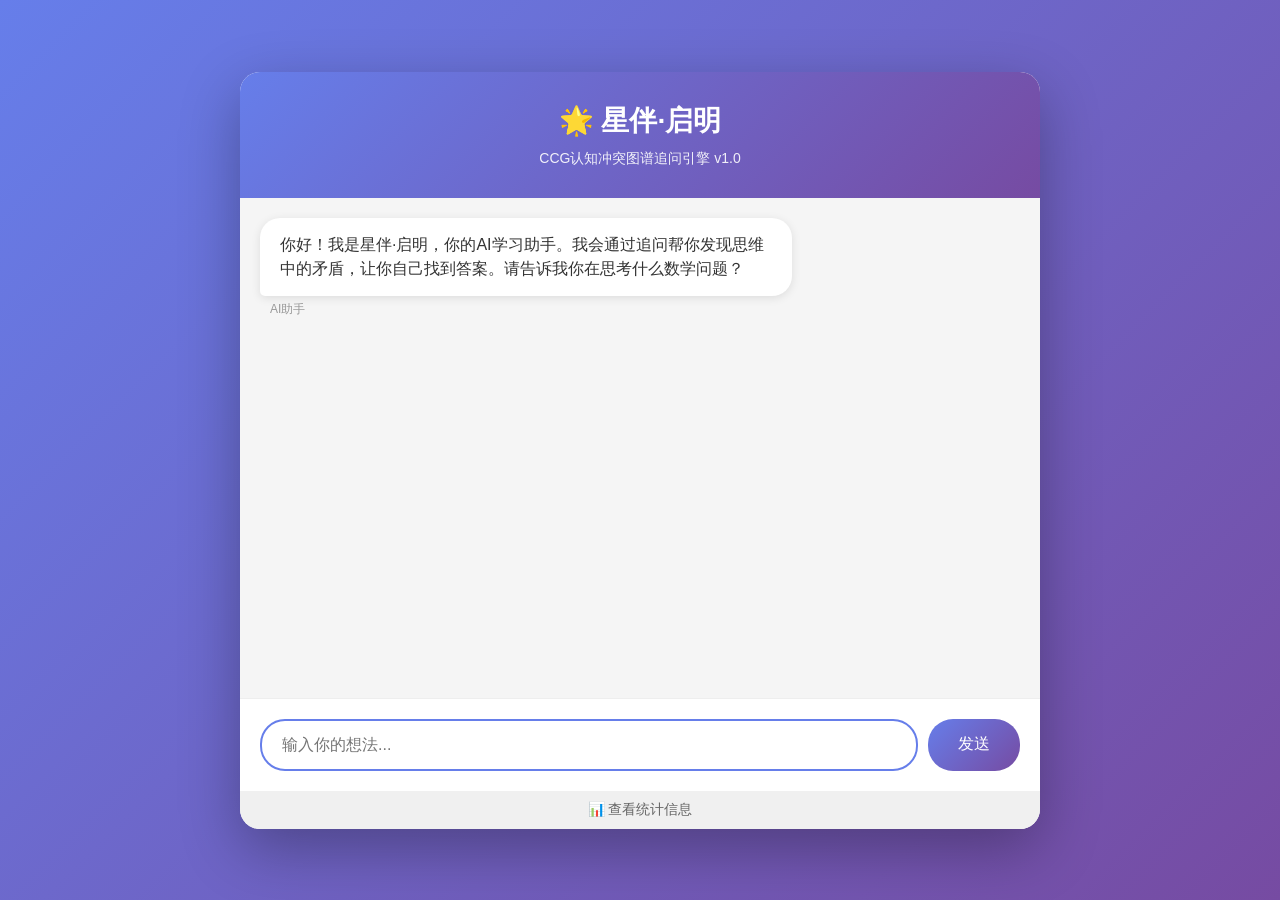
<file: frontend/index.html>
<!DOCTYPE html>
<html lang="zh-CN">
<head>
    <meta charset="UTF-8">
    <meta name="viewport" content="width=device-width, initial-scale=1.0">
    <title>星伴·启明 CCG追问引擎</title>
    <style>
        * {
            margin: 0;
            padding: 0;
            box-sizing: border-box;
        }
        
        body {
            font-family: -apple-system, BlinkMacSystemFont, 'Segoe UI', Roboto, 'Helvetica Neue', Arial, sans-serif;
            background: linear-gradient(135deg, #667eea 0%, #764ba2 100%);
            min-height: 100vh;
            display: flex;
            justify-content: center;
            align-items: center;
            padding: 20px;
        }
        
        .container {
            background: white;
            border-radius: 20px;
            box-shadow: 0 20px 60px rgba(0,0,0,0.3);
            width: 100%;
            max-width: 800px;
            overflow: hidden;
        }
        
        .header {
            background: linear-gradient(135deg, #667eea 0%, #764ba2 100%);
            color: white;
            padding: 30px;
            text-align: center;
        }
        
        .header h1 {
            font-size: 28px;
            margin-bottom: 10px;
        }
        
        .header p {
            font-size: 14px;
            opacity: 0.9;
        }
        
        .chat-container {
            height: 500px;
            overflow-y: auto;
            padding: 20px;
            background: #f5f5f5;
        }
        
        .message {
            margin-bottom: 20px;
            display: flex;
            flex-direction: column;
        }
        
        .message.user {
            align-items: flex-end;
        }
        
        .message.ai {
            align-items: flex-start;
        }
        
        .message-bubble {
            max-width: 70%;
            padding: 15px 20px;
            border-radius: 20px;
            font-size: 16px;
            line-height: 1.5;
        }
        
        .message.user .message-bubble {
            background: linear-gradient(135deg, #667eea 0%, #764ba2 100%);
            color: white;
            border-bottom-right-radius: 5px;
        }
        
        .message.ai .message-bubble {
            background: white;
            color: #333;
            border-bottom-left-radius: 5px;
            box-shadow: 0 2px 10px rgba(0,0,0,0.1);
        }
        
        .message-meta {
            font-size: 12px;
            color: #999;
            margin-top: 5px;
            padding: 0 10px;
        }
        
        .input-container {
            padding: 20px;
            background: white;
            border-top: 1px solid #eee;
            display: flex;
            gap: 10px;
        }
        
        .input-container input {
            flex: 1;
            padding: 15px 20px;
            border: 2px solid #eee;
            border-radius: 25px;
            font-size: 16px;
            outline: none;
            transition: border-color 0.3s;
        }
        
        .input-container input:focus {
            border-color: #667eea;
        }
        
        .input-container button {
            padding: 15px 30px;
            background: linear-gradient(135deg, #667eea 0%, #764ba2 100%);
            color: white;
            border: none;
            border-radius: 25px;
            font-size: 16px;
            cursor: pointer;
            transition: transform 0.2s, box-shadow 0.2s;
        }
        
        .input-container button:hover {
            transform: translateY(-2px);
            box-shadow: 0 5px 20px rgba(102, 126, 234, 0.4);
        }
        
        .input-container button:disabled {
            opacity: 0.5;
            cursor: not-allowed;
            transform: none;
            box-shadow: none;
        }
        
        .stats-panel {
            padding: 20px;
            background: #f9f9f9;
            border-top: 1px solid #eee;
            display: none;
        }
        
        .stats-panel.visible {
            display: block;
        }
        
        .stats-grid {
            display: grid;
            grid-template-columns: repeat(auto-fit, minmax(150px, 1fr));
            gap: 15px;
        }
        
        .stat-card {
            background: white;
            padding: 15px;
            border-radius: 10px;
            text-align: center;
            box-shadow: 0 2px 10px rgba(0,0,0,0.05);
        }
        
        .stat-card .stat-value {
            font-size: 24px;
            font-weight: bold;
            color: #667eea;
        }
        
        .stat-card .stat-label {
            font-size: 12px;
            color: #999;
            margin-top: 5px;
        }
        
        .toggle-stats {
            text-align: center;
            padding: 10px;
            background: #f0f0f0;
            cursor: pointer;
            font-size: 14px;
            color: #666;
        }
        
        .toggle-stats:hover {
            background: #e0e0e0;
        }
        
        .loading {
            display: none;
            text-align: center;
            padding: 20px;
            color: #999;
        }
        
        .loading.visible {
            display: block;
        }
        
        .typing-indicator {
            display: flex;
            gap: 5px;
            padding: 15px 20px;
            background: white;
            border-radius: 20px;
            border-bottom-left-radius: 5px;
            box-shadow: 0 2px 10px rgba(0,0,0,0.1);
        }
        
        .typing-dot {
            width: 8px;
            height: 8px;
            background: #999;
            border-radius: 50%;
            animation: typing 1.4s infinite ease-in-out;
        }
        
        .typing-dot:nth-child(1) {
            animation-delay: -0.32s;
        }
        
        .typing-dot:nth-child(2) {
            animation-delay: -0.16s;
        }
        
        @keyframes typing {
            0%, 80%, 100% {
                transform: scale(0);
                opacity: 0.5;
            }
            40% {
                transform: scale(1);
                opacity: 1;
            }
        }
    </style>
</head>
<body>
    <div class="container">
        <div class="header">
            <h1>🌟 星伴·启明</h1>
            <p>CCG认知冲突图谱追问引擎 v1.0</p>
        </div>
        
        <div class="chat-container" id="chatContainer">
            <div class="message ai">
                <div class="message-bubble">
                    你好！我是星伴·启明，你的AI学习助手。我会通过追问帮你发现思维中的矛盾，让你自己找到答案。请告诉我你在思考什么数学问题？
                </div>
                <div class="message-meta">AI助手</div>
            </div>
        </div>
        
        <div class="loading" id="loading">
            <div class="typing-indicator">
                <div class="typing-dot"></div>
                <div class="typing-dot"></div>
                <div class="typing-dot"></div>
            </div>
        </div>
        
        <div class="input-container">
            <input type="text" id="userInput" placeholder="输入你的想法..." autocomplete="off">
            <button id="sendBtn" onclick="sendMessage()">发送</button>
        </div>
        
        <div class="toggle-stats" onclick="toggleStats()">
            📊 查看统计信息
        </div>
        
        <div class="stats-panel" id="statsPanel">
            <div class="stats-grid">
                <div class="stat-card">
                    <div class="stat-value" id="statBeliefs">0</div>
                    <div class="stat-label">信念数量</div>
                </div>
                <div class="stat-card">
                    <div class="stat-value" id="statConflicts">0</div>
                    <div class="stat-label">活跃冲突</div>
                </div>
                <div class="stat-card">
                    <div class="stat-value" id="statRelations">0</div>
                    <div class="stat-label">关系数量</div>
                </div>
                <div class="stat-card">
                    <div class="stat-value" id="statRound">0</div>
                    <div class="stat-label">追问轮次</div>
                </div>
            </div>
        </div>
    </div>
    
    <script>
        const API_BASE = 'http://localhost:8000/api';
        let sessionId = null;
        let roundCount = 0;
        
        // 发送消息
        async function sendMessage() {
            const input = document.getElementById('userInput');
            const message = input.value.trim();
            
            if (!message) return;
            
            // 添加用户消息
            addMessage(message, 'user');
            input.value = '';
            
            // 显示加载状态
            document.getElementById('loading').classList.add('visible');
            document.getElementById('sendBtn').disabled = true;
            
            try {
                // 调用API
                const response = await fetch(`${API_BASE}/chat/message`, {
                    method: 'POST',
                    headers: {
                        'Content-Type': 'application/json'
                    },
                    body: JSON.stringify({
                        session_id: sessionId,
                        student_input: message,
                        context: {
                            grade: 'high_school',
                            subject: 'math'
                        }
                    })
                });
                
                if (!response.ok) {
                    throw new Error(`HTTP error! status: ${response.status}`);
                }
                
                const data = await response.json();
                
                // 更新session ID
                sessionId = data.session_id;
                
                // 添加AI回复
                addMessage(data.ai_response, 'ai', data.question_type);
                
                // 更新统计
                roundCount++;
                updateStats(data);
                
            } catch (error) {
                console.error('Error:', error);
                addMessage('抱歉，出现了错误。请重试。', 'ai');
            } finally {
                // 隐藏加载状态
                document.getElementById('loading').classList.remove('visible');
                document.getElementById('sendBtn').disabled = false;
                input.focus();
            }
        }
        
        // 添加消息到聊天容器
        function addMessage(text, type, questionType = null) {
            const container = document.getElementById('chatContainer');
            
            const messageDiv = document.createElement('div');
            messageDiv.className = `message ${type}`;
            
            const bubble = document.createElement('div');
            bubble.className = 'message-bubble';
            bubble.textContent = text;
            
            const meta = document.createElement('div');
            meta.className = 'message-meta';
            
            if (type === 'user') {
                meta.textContent = '你';
            } else {
                let metaText = 'AI助手';
                if (questionType) {
                    const typeNames = {
                        'guide_discovery': '引导发现',
                        'counterexample': '反例挑战',
                        'boundary_explore': '边界探索',
                        'path_compare': '路径对比',
                        'decompose': '拆解引导'
                    };
                    metaText += ` · ${typeNames[questionType] || questionType}`;
                }
                meta.textContent = metaText;
            }
            
            messageDiv.appendChild(bubble);
            messageDiv.appendChild(meta);
            container.appendChild(messageDiv);
            
            // 滚动到底部
            container.scrollTop = container.scrollHeight;
        }
        
        // 更新统计信息
        function updateStats(data) {
            document.getElementById('statBeliefs').textContent = data.beliefs_extracted ? data.beliefs_extracted.length : 0;
            document.getElementById('statConflicts').textContent = data.conflicts_detected ? data.conflicts_detected.length : 0;
            document.getElementById('statRound').textContent = roundCount;
            
            // 如果有session，获取详细统计
            if (sessionId) {
                fetchSessionStats();
            }
        }
        
        // 获取会话统计
        async function fetchSessionStats() {
            try {
                const response = await fetch(`${API_BASE}/chat/${sessionId}/statistics`);
                if (response.ok) {
                    const stats = await response.json();
                    document.getElementById('statBeliefs').textContent = stats.total_beliefs || 0;
                    document.getElementById('statConflicts').textContent = stats.active_conflicts || 0;
                    document.getElementById('statRelations').textContent = stats.total_relations || 0;
                }
            } catch (error) {
                console.error('Error fetching stats:', error);
            }
        }
        
        // 切换统计面板
        function toggleStats() {
            const panel = document.getElementById('statsPanel');
            panel.classList.toggle('visible');
        }
        
        // 回车发送
        document.getElementById('userInput').addEventListener('keypress', function(e) {
            if (e.key === 'Enter') {
                sendMessage();
            }
        });
        
        // 初始焦点
        document.getElementById('userInput').focus();
    </script>
</body>
</html>
</file>
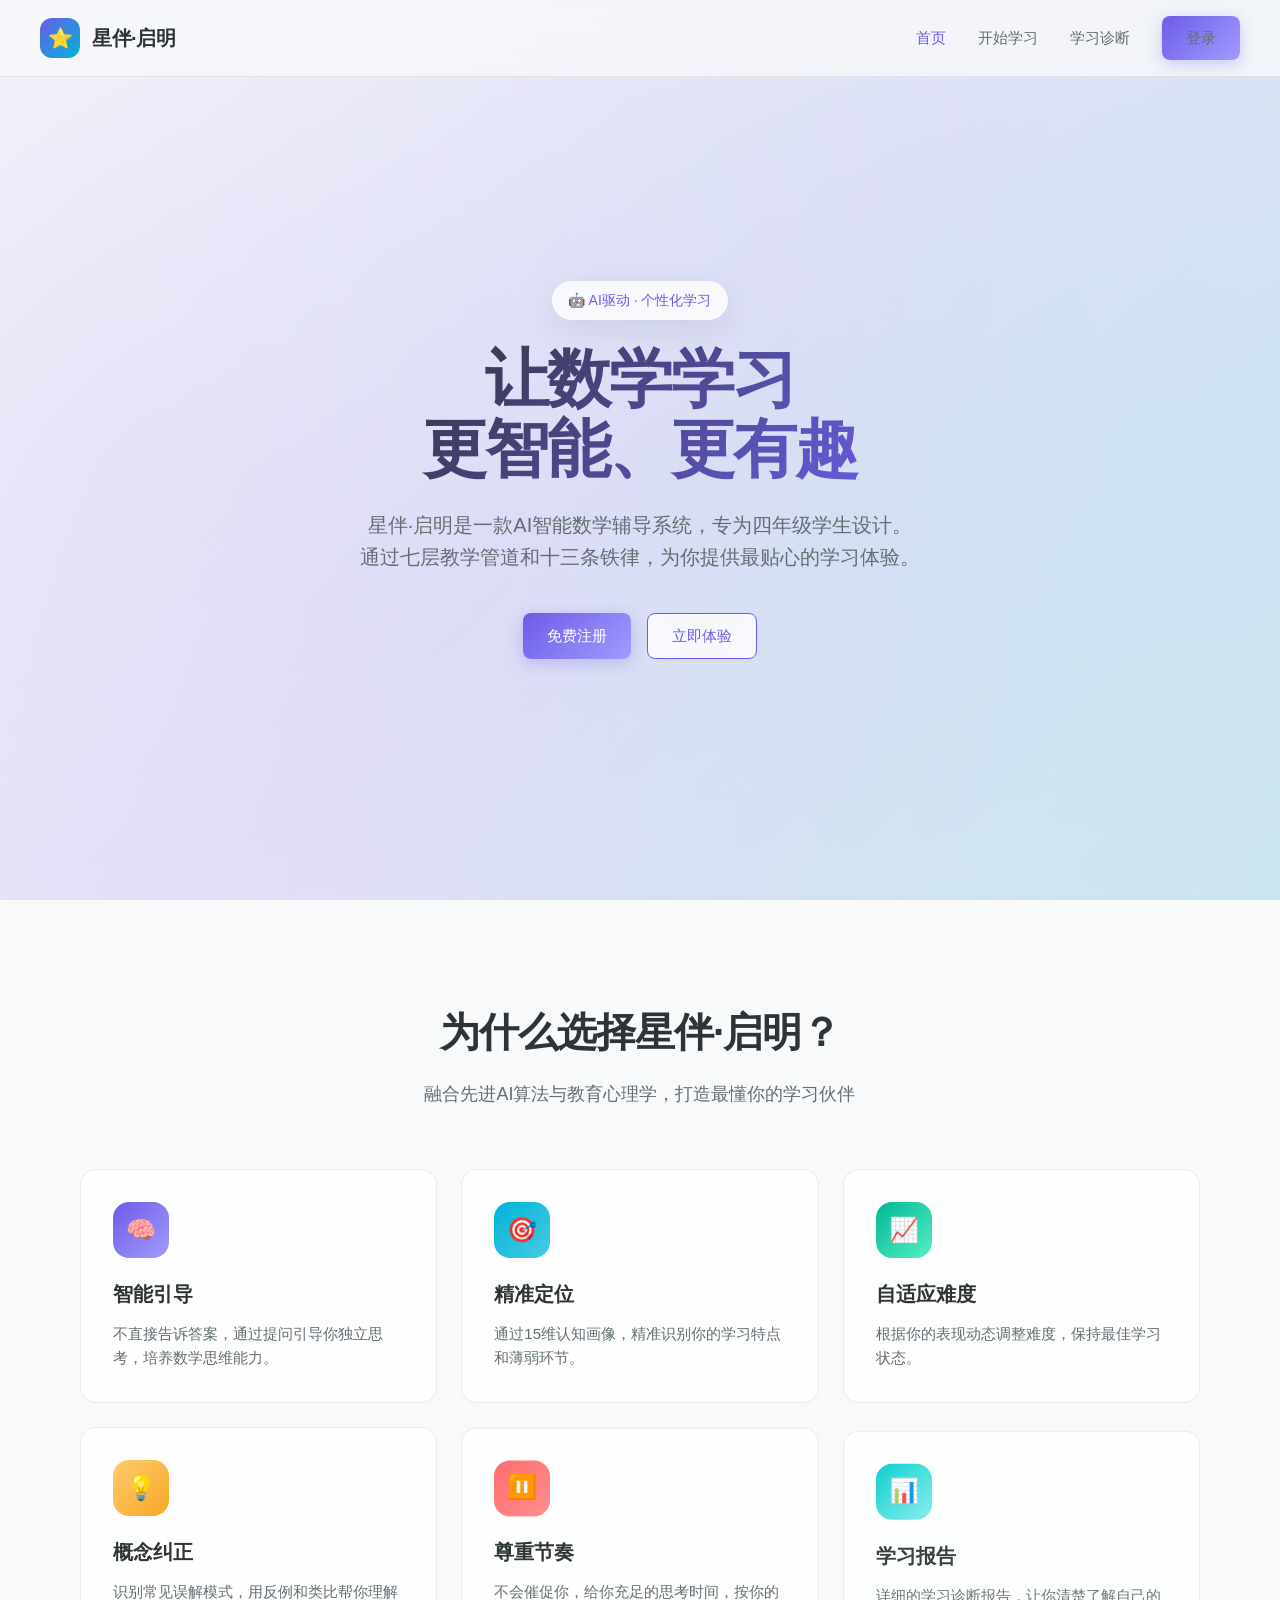
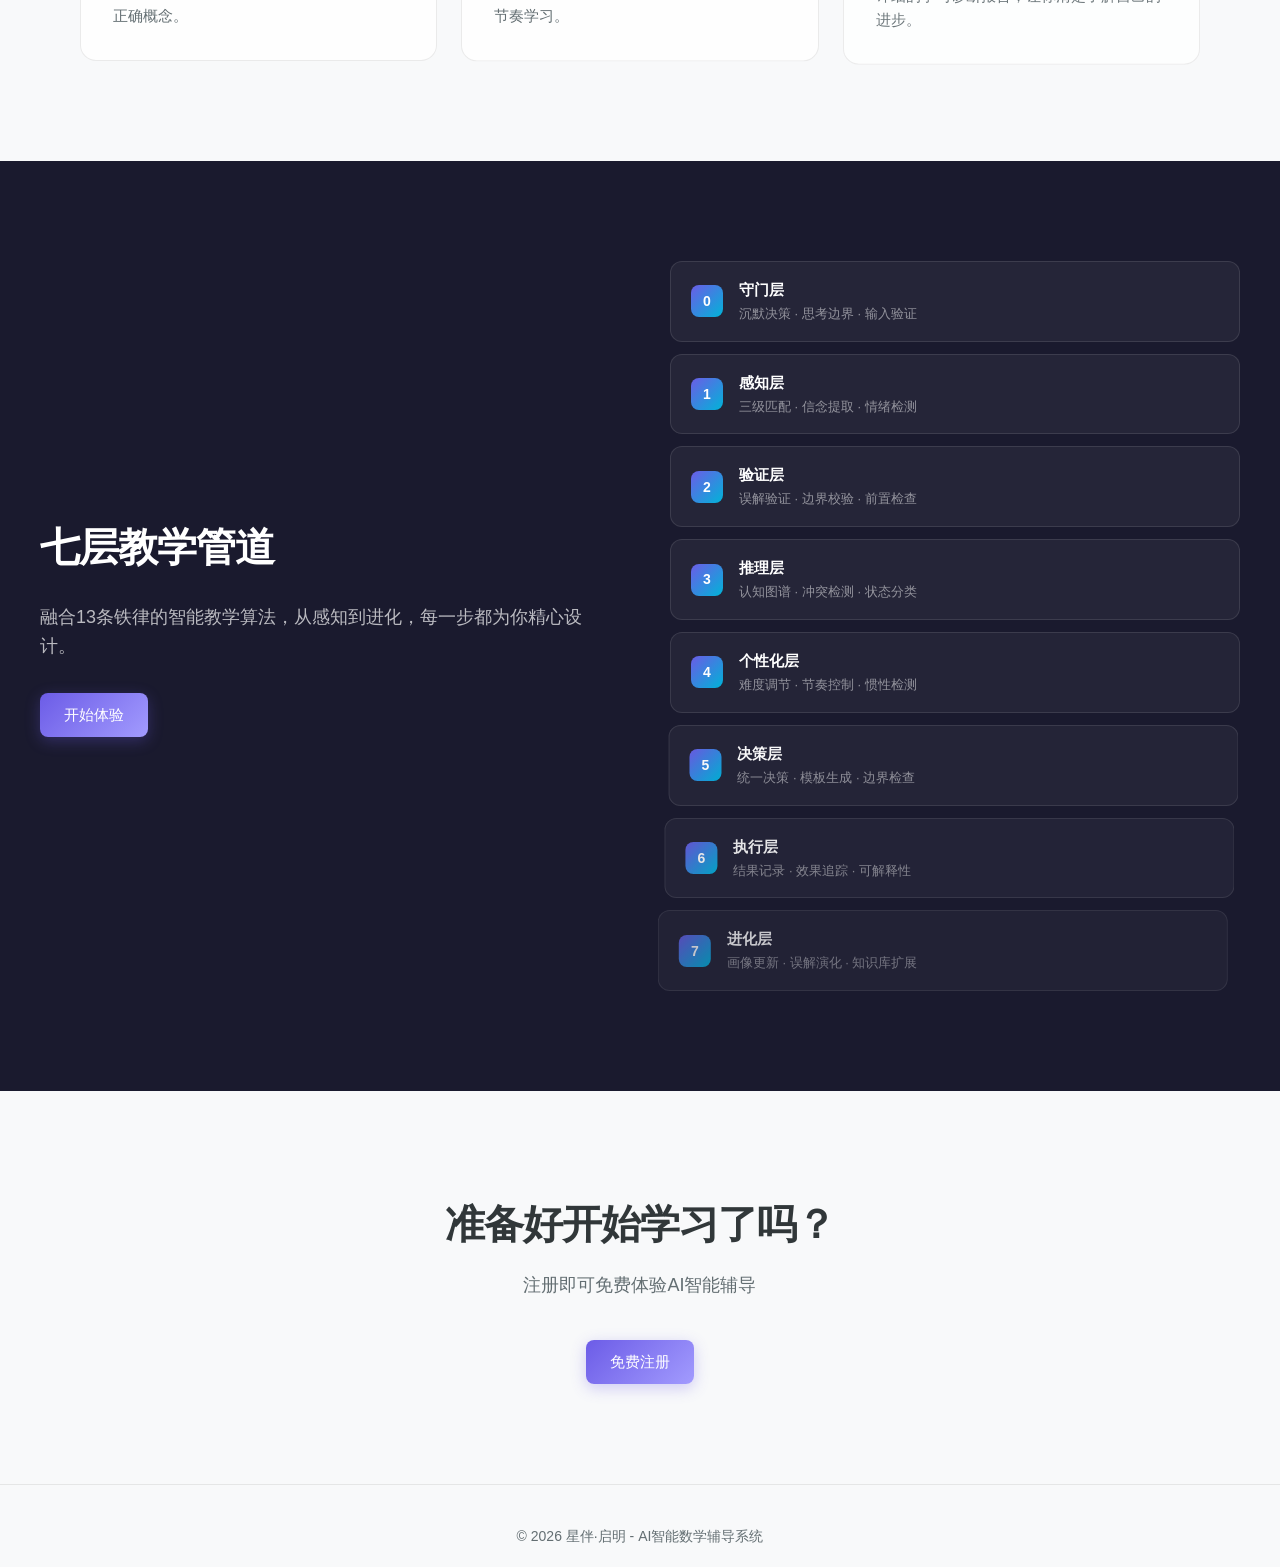
<file: static/index.html>
<!DOCTYPE html>
<html lang="zh-CN">
<head>
    <meta charset="UTF-8">
    <meta name="viewport" content="width=device-width, initial-scale=1.0">
    <title>星伴·启明 - AI智能数学辅导</title>
    <link rel="stylesheet" href="/static/css/style.css">
</head>
<body>
    <!-- 导航栏 -->
    <nav class="navbar">
        <a href="/" class="logo">
            <div class="logo-icon">⭐</div>
            <span class="logo-text">星伴·启明</span>
        </a>
        <div class="nav-links">
            <a href="/" class="active">首页</a>
            <a href="/chat">开始学习</a>
            <a href="/diagnosis">学习诊断</a>
            <span id="nav-auth"></span>
        </div>
    </nav>

    <!-- Hero区 -->
    <section class="hero">
        <div class="hero-content">
            <div class="hero-badge">🤖 AI驱动 · 个性化学习</div>
            <h1>让数学学习<br>更智能、更有趣</h1>
            <p>星伴·启明是一款AI智能数学辅导系统，专为四年级学生设计。<br>通过七层教学管道和十三条铁律，为你提供最贴心的学习体验。</p>
            <div class="hero-buttons">
                <a href="/register" class="btn btn-primary">免费注册</a>
                <a href="/chat" class="btn btn-secondary">立即体验</a>
            </div>
        </div>
    </section>

    <!-- 特性区 -->
    <section class="features">
        <div class="features-title">
            <h2>为什么选择星伴·启明？</h2>
            <p>融合先进AI算法与教育心理学，打造最懂你的学习伙伴</p>
        </div>
        <div class="features-grid">
            <div class="feature-card">
                <div class="feature-icon purple">🧠</div>
                <h3>智能引导</h3>
                <p>不直接告诉答案，通过提问引导你独立思考，培养数学思维能力。</p>
            </div>
            <div class="feature-card">
                <div class="feature-icon blue">🎯</div>
                <h3>精准定位</h3>
                <p>通过15维认知画像，精准识别你的学习特点和薄弱环节。</p>
            </div>
            <div class="feature-card">
                <div class="feature-icon green">📈</div>
                <h3>自适应难度</h3>
                <p>根据你的表现动态调整难度，保持最佳学习状态。</p>
            </div>
            <div class="feature-card">
                <div class="feature-icon orange">💡</div>
                <h3>概念纠正</h3>
                <p>识别常见误解模式，用反例和类比帮你理解正确概念。</p>
            </div>
            <div class="feature-card">
                <div class="feature-icon pink">⏸️</div>
                <h3>尊重节奏</h3>
                <p>不会催促你，给你充足的思考时间，按你的节奏学习。</p>
            </div>
            <div class="feature-card">
                <div class="feature-icon teal">📊</div>
                <h3>学习报告</h3>
                <p>详细的学习诊断报告，让你清楚了解自己的进步。</p>
            </div>
        </div>
    </section>

    <!-- 算法展示区 -->
    <section class="algorithm">
        <div class="algorithm-content">
            <div>
                <h2>七层教学管道</h2>
                <p>融合13条铁律的智能教学算法，从感知到进化，每一步都为你精心设计。</p>
                <a href="/chat" class="btn btn-primary">开始体验</a>
            </div>
            <div class="algorithm-layers">
                <div class="layer">
                    <div class="layer-num">0</div>
                    <div class="layer-text">
                        <h4>守门层</h4>
                        <p>沉默决策 · 思考边界 · 输入验证</p>
                    </div>
                </div>
                <div class="layer">
                    <div class="layer-num">1</div>
                    <div class="layer-text">
                        <h4>感知层</h4>
                        <p>三级匹配 · 信念提取 · 情绪检测</p>
                    </div>
                </div>
                <div class="layer">
                    <div class="layer-num">2</div>
                    <div class="layer-text">
                        <h4>验证层</h4>
                        <p>误解验证 · 边界校验 · 前置检查</p>
                    </div>
                </div>
                <div class="layer">
                    <div class="layer-num">3</div>
                    <div class="layer-text">
                        <h4>推理层</h4>
                        <p>认知图谱 · 冲突检测 · 状态分类</p>
                    </div>
                </div>
                <div class="layer">
                    <div class="layer-num">4</div>
                    <div class="layer-text">
                        <h4>个性化层</h4>
                        <p>难度调节 · 节奏控制 · 惯性检测</p>
                    </div>
                </div>
                <div class="layer">
                    <div class="layer-num">5</div>
                    <div class="layer-text">
                        <h4>决策层</h4>
                        <p>统一决策 · 模板生成 · 边界检查</p>
                    </div>
                </div>
                <div class="layer">
                    <div class="layer-num">6</div>
                    <div class="layer-text">
                        <h4>执行层</h4>
                        <p>结果记录 · 效果追踪 · 可解释性</p>
                    </div>
                </div>
                <div class="layer">
                    <div class="layer-num">7</div>
                    <div class="layer-text">
                        <h4>进化层</h4>
                        <p>画像更新 · 误解演化 · 知识库扩展</p>
                    </div>
                </div>
            </div>
        </div>
    </section>

    <!-- CTA区 -->
    <section class="cta">
        <h2>准备好开始学习了吗？</h2>
        <p>注册即可免费体验AI智能辅导</p>
        <a href="/register" class="btn btn-primary">免费注册</a>
    </section>

    <!-- 页脚 -->
    <footer class="footer">
        <p>© 2026 星伴·启明 - AI智能数学辅导系统</p>
    </footer>

    <script src="/static/js/gsap.min.js"></script>
    <script src="/static/js/ScrollTrigger.min.js"></script>
    <script src="/static/js/app.js"></script>
    <script>
        // 更新导航栏登录状态
        function updateNavAuth() {
            const navAuth = document.getElementById('nav-auth');
            if (!navAuth) return;
            const user = getUser();
            if (user) {
                navAuth.innerHTML = '<span style="display:flex;gap:8px;align-items:center;"><a href="/chat" class="btn btn-primary">' + (user.nickname || user.username) + '</a><a href="#" onclick="logout()" class="btn btn-ghost">退出</a></span>';
            } else {
                navAuth.innerHTML = '<a href="/login" class="btn btn-primary">登录</a>';
            }
        }
        updateNavAuth();

        // 注册ScrollTrigger插件
        gsap.registerPlugin(ScrollTrigger);

        // Hero区动画
        gsap.from('.hero-badge', {
            opacity: 0,
            y: 30,
            duration: 0.8,
            delay: 0.2
        });
        gsap.from('.hero h1', {
            opacity: 0,
            y: 50,
            duration: 1,
            delay: 0.4
        });
        gsap.from('.hero p', {
            opacity: 0,
            y: 30,
            duration: 0.8,
            delay: 0.6
        });
        gsap.from('.hero-buttons', {
            opacity: 0,
            y: 30,
            duration: 0.8,
            delay: 0.8
        });

        // 特性卡片滚动动画
        gsap.utils.toArray('.feature-card').forEach((card, i) => {
            gsap.from(card, {
                scrollTrigger: {
                    trigger: card,
                    start: 'top 85%',
                    toggleActions: 'play none none none'
                },
                opacity: 0,
                y: 60,
                duration: 0.6,
                delay: i * 0.1
            });
        });

        // 算法层级动画
        gsap.utils.toArray('.layer').forEach((layer, i) => {
            gsap.from(layer, {
                scrollTrigger: {
                    trigger: layer,
                    start: 'top 85%',
                    toggleActions: 'play none none none'
                },
                opacity: 0,
                x: -50,
                duration: 0.5,
                delay: i * 0.08
            });
        });

        // CTA区动画
        gsap.from('.cta h2', {
            scrollTrigger: {
                trigger: '.cta',
                start: 'top 80%'
            },
            opacity: 0,
            y: 40,
            duration: 0.8
        });
    </script>
</body>
</html>
</file>
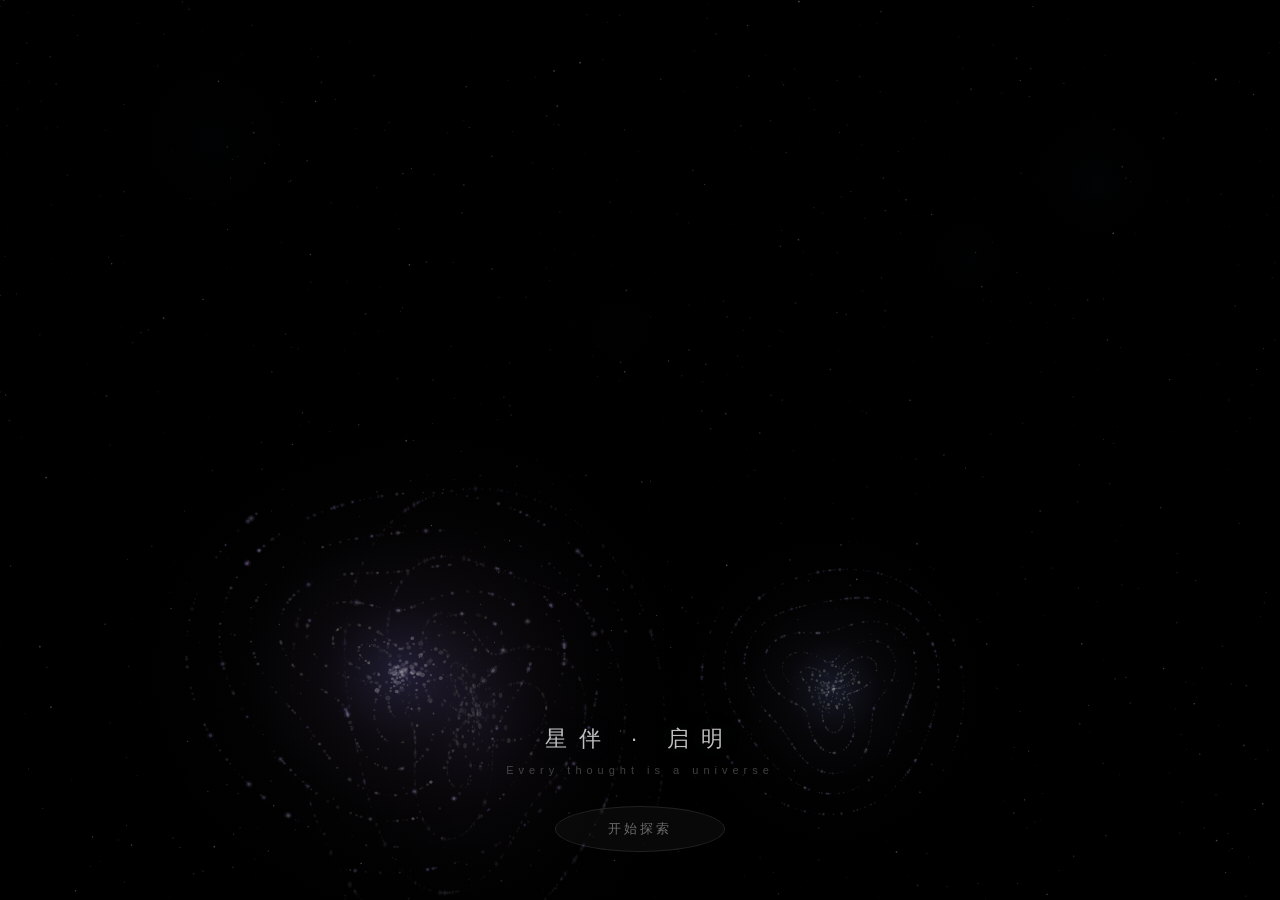
<file: demo-animation.html>
<!DOCTYPE html>
<html lang="zh-CN">
<head>
<meta charset="UTF-8">
<meta name="viewport" content="width=device-width, initial-scale=1.0">
<title>星伴·启明</title>
<style>
*{margin:0;padding:0;box-sizing:border-box}
body{
  background:#000;
  overflow:hidden;width:100vw;height:100vh;
  font-family:-apple-system,'PingFang SC','Microsoft YaHei',sans-serif;
  user-select:none;
}
canvas{position:fixed;top:0;left:0;width:100vw;height:100vh}
#ui{
  position:fixed;bottom:48px;left:0;width:100%;
  display:flex;flex-direction:column;align-items:center;gap:10px;
  pointer-events:none;z-index:10;
}
#title{
  color:rgba(255,255,255,0.75);font-size:22px;font-weight:300;
  letter-spacing:12px;text-shadow:0 0 30px rgba(100,130,200,0.15);
}
#sub{
  color:rgba(255,255,255,0.25);font-size:11px;letter-spacing:5px;
  font-weight:300;
}
#btn{
  pointer-events:auto;margin-top:20px;
  width:170px;height:46px;border-radius:50%;
  border:1px solid rgba(255,255,255,0.1);
  background:rgba(255,255,255,0.03);
  color:rgba(255,255,255,0.4);font-size:13px;font-weight:300;
  letter-spacing:3px;cursor:pointer;transition:all 1s;
}
#btn:hover{
  background:rgba(255,255,255,0.06);
  border-color:rgba(255,255,255,0.15);
  color:rgba(255,255,255,0.55);
}
</style>
</head>
<body>
<canvas id="c"></canvas>
<div id="ui">
  <div id="title">星伴 · 启明</div>
  <div id="sub">Every thought is a universe</div>
  <button id="btn">开始探索</button>
</div>
<script>
const c=document.getElementById('c'),ctx=c.getContext('2d');
let W,H;
function rs(){W=c.width=window.innerWidth;H=c.height=window.innerHeight}
rs();window.addEventListener('resize',rs);

// ═══════════════════════════════════════════════
// 星系（Spiral Galaxy）- 从顶视角看的旋涡星系
// ═══════════════════════════════════════════════
class Galaxy {
  constructor(){
    this.x=W*0.3+Math.random()*W*0.4;
    this.y=H*0.2+Math.random()*H*0.6;
    this.radius=80+Math.random()*120;
    this.arms=2+Math.floor(Math.random()*2);
    this.armAngle=Math.random()*Math.PI*2;
    this.tightness=3+Math.random()*4; // 旋臂紧密程度
    this.tiltX=0.6+Math.random()*0.8; // 透视倾斜
    this.tiltY=0.6+Math.random()*0.8;
    this.rotation=Math.random()*Math.PI*2;
    this.brightness=0.08+Math.random()*0.12;
    this.hue=200+Math.random()*60; // 蓝-青色为主
    this.stars=1000+Math.floor(Math.random()*800);
  }

  draw(time){
    ctx.save();
    ctx.translate(this.x,this.y);
    ctx.scale(this.tiltX,this.tiltY);
    ctx.rotate(this.rotation);

    const r=this.radius;
    const t=time*0.00005;

    // 星系核球 - 小而亮
    for(let i=0;i<100;i++){
      const dist=Math.random()*r*0.2;
      const angle=Math.random()*Math.PI*2;
      const x=Math.cos(angle)*dist;
      const y=Math.sin(angle)*dist;
      const brightness=0.1+Math.random()*0.9;
      const size=0.5+Math.random()*1.5;
      ctx.beginPath();
      ctx.arc(x,y,size,0,Math.PI*2);
      ctx.fillStyle=`rgba(255,245,230,${brightness*0.6*this.brightness*3})`;
      ctx.fill();
    }

    // 旋臂
    for(let arm=0;arm<this.arms;arm++){
      const armOffset=(arm/this.arms)*Math.PI*2;
      for(let i=0;i<this.stars/this.arms;i++){
        const rad=Math.random();
        const angle=rad*this.tightness*Math.PI+armOffset+t;
        const scatter=(1-rad)*r*0.2;
        const dist=r*rad+Math.sin(angle*3)*scatter;
        const x=Math.cos(angle)*dist;
        const y=Math.sin(angle)*dist;

        // 旋臂上的星团
        const brightness=0.1+Math.random()*0.9;
        const size=0.2+Math.random()*1.2;
        // 越靠近中心越暖色,边缘偏蓝
        const hue=this.hue+rad*30-Math.random()*20;
        const sat=20+Math.random()*30;
        const lig=40+Math.random()*40;

        // 浓密区域形成星云
        if(brightness>0.8&&rad>0.3){
          ctx.beginPath();
          ctx.arc(x,y,size*2,0,Math.PI*2);
          ctx.fillStyle=`hsla(${hue},${sat}%,${lig}%,${this.brightness*0.5})`;
          ctx.fill();
        }

        ctx.beginPath();
        ctx.arc(x,y,size,0,Math.PI*2);
        // 中心偏暖,边缘偏蓝
        const rCol=200+55*(1-rad);
        const gCol=180+75*(1-rad);
        const bCol=200+55*rad;
        ctx.fillStyle=`rgba(${rCol},${gCol},${bCol},${brightness*this.brightness})`;
        ctx.fill();
      }
    }

    // 星系外围的暗弱光晕
    const glowGrd=ctx.createRadialGradient(0,0,0,0,0,r*1.2);
    glowGrd.addColorStop(0,`hsla(${this.hue},30%,40%,${this.brightness*2})`);
    glowGrd.addColorStop(0.3,`hsla(${this.hue+20},20%,25%,${this.brightness*0.8})`);
    glowGrd.addColorStop(0.6,`hsla(${this.hue+40},15%,15%,${this.brightness*0.3})`);
    glowGrd.addColorStop(1,`hsla(${this.hue+60},10%,5%,0)`);
    ctx.fillStyle=glowGrd;
    ctx.fillRect(-r*1.2,-r*1.2,r*2.4,r*2.4);

    ctx.restore();
  }
}

// ═══════════════════════════════════════════════
// 深空恒星（小、淡、疏）
// ═══════════════════════════════════════════════
const bgStars=[];
for(let i=0;i<1200;i++){
  bgStars.push({
    x:Math.random()*W,y:Math.random()*H,
    r:Math.random()*0.8+0.1,
    phase:Math.random()*Math.PI*2,
    speed:0.0002+Math.random()*0.001,
    // 大部分极暗
    baseAlpha:Math.random()*0.3+0.05
  });
}

// ═══════════════════════════════════════════════
// 星云（气体星云，像猎户座大星云那种）
// ═══════════════════════════════════════════════
const nebulas=[];
for(let i=0;i<4;i++){
  nebulas.push({
    x:W*0.1+Math.random()*W*0.8,
    y:H*0.1+Math.random()*H*0.8,
    r:60+Math.random()*150,
    hue:200+Math.random()*60, // 蓝-紫范围
    alpha:0.01+Math.random()*0.02,
    speed:0.0001+Math.random()*0.0002
  });
}

// ═══════════════════════════════════════════════
// 星系实例
// ═══════════════════════════════════════════════
const galaxies=[];
for(let i=0;i<3;i++)galaxies.push(new Galaxy());

// ═══════════════════════════════════════════════
// 虫洞效果
// ═══════════════════════════════════════════════
let whActive=false,whStart=0;
function triggerWormhole(){
  if(whActive)return;
  whActive=true;whStart=performance.now();
  setTimeout(()=>{whActive=false;},4000);
}

// ═══════════════════════════════════════════════
// 主循环
// ═══════════════════════════════════════════════
function draw(t){
  const now=performance.now();
  ctx.fillStyle='#000';ctx.fillRect(0,0,W,H);

  // 1. 背景恒星
  for(const s of bgStars){
    const flicker=Math.sin(now*s.speed+s.phase)*0.3+0.7;
    ctx.beginPath();
    ctx.arc(s.x,s.y,s.r,0,Math.PI*2);
    ctx.fillStyle=`rgba(255,255,255,${s.baseAlpha*flicker})`;
    ctx.fill();
  }

  // 2. 星云
  for(const n of nebulas){
    const drift=Math.sin(now*n.speed)*20;
    const grd=ctx.createRadialGradient(
      n.x+drift,n.y+Math.cos(now*n.speed*0.7)*15,0,
      n.x+drift,n.y, n.r
    );
    grd.addColorStop(0,`hsla(${n.hue},50%,40%,${n.alpha})`);
    grd.addColorStop(0.4,`hsla(${n.hue+20},40%,25%,${n.alpha*0.5})`);
    grd.addColorStop(1,`hsla(${n.hue+40},30%,10%,0)`);
    ctx.fillStyle=grd;
    ctx.fillRect(n.x-n.r,n.y-n.r,n.r*2,n.r*2);
  }

  // 3. 星系
  for(const g of galaxies) g.draw(now);

  // 4. 虫洞
  if(whActive){
    const el=now-whStart;
    const prog=Math.min(el/4000,1);
    const cx=W/2,cy=H/2;

    // 引力透镜效应 - 星系被拉伸
    if(prog<0.4){
      const t=prog/0.4;
      // 围绕中心画被吸入的粒子流
      for(let i=0;i<50;i++){
        const a=Math.random()*Math.PI*2;
        const dist=Math.random()*Math.min(W,H)*0.35;
        const rDist=dist*(1-t*0.7);
        const px=cx+Math.cos(a)*rDist;
        const py=cy+Math.sin(a)*rDist;
        ctx.beginPath();
        ctx.arc(px,py,0.3+Math.random()*0.5,0,Math.PI*2);
        ctx.fillStyle=`rgba(200,200,230,${(1-dist/(Math.min(W,H)*0.35))*0.15*t})`;
        ctx.fill();
      }
      // 中心暗区
      const darkR=5+t*15;
      const drk=ctx.createRadialGradient(cx,cy,0,cx,cy,darkR*3);
      drk.addColorStop(0,`rgba(0,0,0,${t*0.7})`);
      drk.addColorStop(1,`rgba(0,0,0,0)`);
      ctx.fillStyle=drk;
      ctx.fillRect(cx-darkR*3,cy-darkR*3,darkR*6,darkR*6);
    }
    // 光子环
    else if(prog<0.7){
      const t=(prog-0.4)/0.3;
      // 爱因斯坦环
      for(let r=0;r<12;r++){
        const ringR=15+r*4+t*2;
        ctx.beginPath();
        ctx.arc(cx,cy,ringR,0,Math.PI*2);
        const alpha=Math.sin(t*Math.PI*3+r*0.5)*0.06+0.04;
        ctx.strokeStyle=`rgba(200,200,240,${alpha})`;
        ctx.lineWidth=0.5+r*0.1;
        ctx.stroke();
      }
      // 中心光晕
      const core=ctx.createRadialGradient(cx,cy,0,cx,cy,25+t*10);
      core.addColorStop(0,`rgba(255,250,240,${0.02+t*0.03})`);
      core.addColorStop(1,`rgba(200,200,255,0)`);
      ctx.fillStyle=core;
      ctx.fillRect(cx-50,cy-50,100,100);
    }
    // 消散
    else{
      const t=(prog-0.7)/0.3;
      const f=1-t;
      for(let r=0;r<8;r++){
        const ringR=15+r*4;
        ctx.beginPath();
        ctx.arc(cx,cy,ringR,0,Math.PI*2);
        ctx.strokeStyle=`rgba(200,200,240,${f*0.03})`;
        ctx.lineWidth=0.3;
        ctx.stroke();
      }
      // 闪白 fade out
      ctx.fillStyle=`rgba(255,250,240,${t*0.04})`;
      ctx.fillRect(0,0,W,H);
    }
  }

  requestAnimationFrame(draw);
}

document.getElementById('btn').addEventListener('click',triggerWormhole);
requestAnimationFrame(draw);
</script>
</body>
</html>
</file>
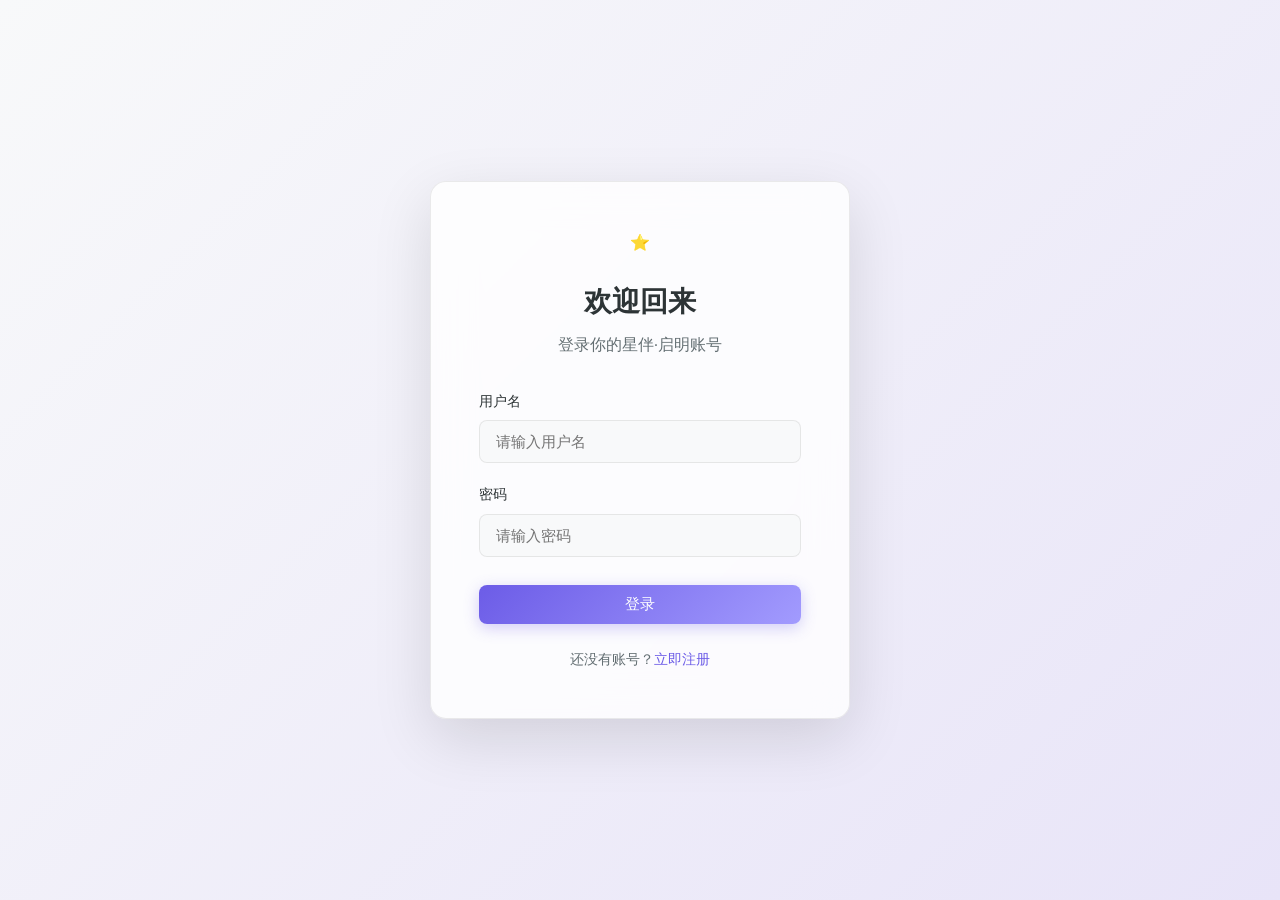
<file: static/login.html>
<!DOCTYPE html>
<html lang="zh-CN">
<head>
    <meta charset="UTF-8">
    <meta name="viewport" content="width=device-width, initial-scale=1.0">
    <title>登录 - 星伴·启明</title>
    <link rel="stylesheet" href="/static/css/style.css">
</head>
<body>
    <div class="auth-page">
        <div class="auth-card">
            <a href="/" class="logo" style="display:flex;justify-content:center;margin-bottom:24px;text-decoration:none;color:inherit;">
                <div class="logo-icon">⭐</div>
            </a>
            <h1>欢迎回来</h1>
            <p class="subtitle">登录你的星伴·启明账号</p>

            <form id="login-form">
                <div class="form-group">
                    <label for="username">用户名</label>
                    <input type="text" id="username" placeholder="请输入用户名" required>
                </div>
                <div class="form-group">
                    <label for="password">密码</label>
                    <input type="password" id="password" placeholder="请输入密码" required>
                </div>
                <button type="submit" class="btn btn-primary">登录</button>
            </form>

            <div class="switch">
                还没有账号？<a href="/register">立即注册</a>
            </div>
        </div>
    </div>

    <script src="/static/js/app.js"></script>
</body>
</html>
</file>
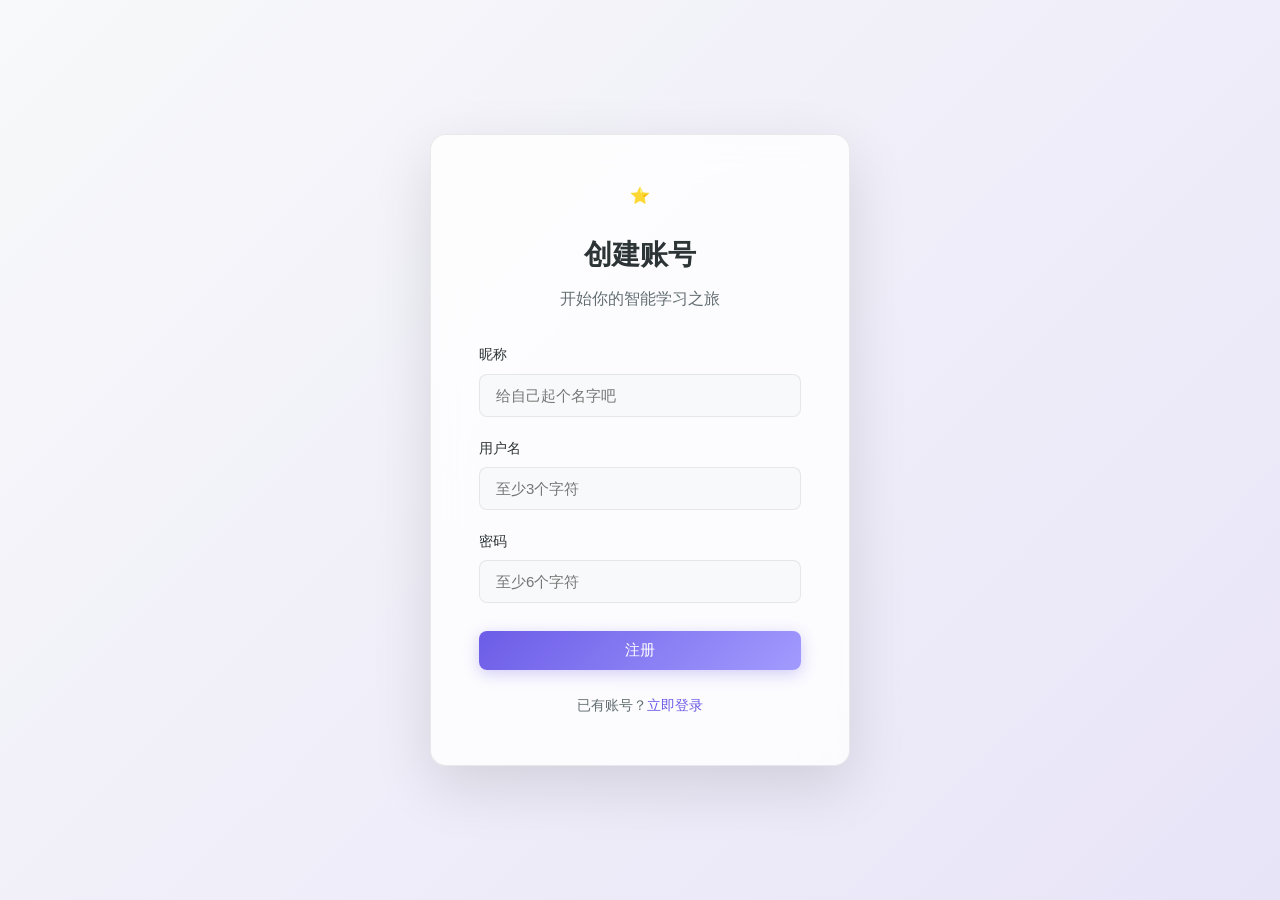
<file: static/register.html>
<!DOCTYPE html>
<html lang="zh-CN">
<head>
    <meta charset="UTF-8">
    <meta name="viewport" content="width=device-width, initial-scale=1.0">
    <title>注册 - 星伴·启明</title>
    <link rel="stylesheet" href="/static/css/style.css">
</head>
<body>
    <div class="auth-page">
        <div class="auth-card">
            <a href="/" class="logo" style="display:flex;justify-content:center;margin-bottom:24px;text-decoration:none;color:inherit;">
                <div class="logo-icon">⭐</div>
            </a>
            <h1>创建账号</h1>
            <p class="subtitle">开始你的智能学习之旅</p>

            <form id="register-form">
                <div class="form-group">
                    <label for="reg-nickname">昵称</label>
                    <input type="text" id="reg-nickname" placeholder="给自己起个名字吧">
                </div>
                <div class="form-group">
                    <label for="reg-username">用户名</label>
                    <input type="text" id="reg-username" placeholder="至少3个字符" required>
                </div>
                <div class="form-group">
                    <label for="reg-password">密码</label>
                    <input type="password" id="reg-password" placeholder="至少6个字符" required>
                </div>
                <button type="submit" class="btn btn-primary">注册</button>
            </form>

            <div class="switch">
                已有账号？<a href="/login">立即登录</a>
            </div>
        </div>
    </div>

    <script src="/static/js/app.js"></script>
</body>
</html>
</file>
<file: static/css/style.css>
/* 星伴·启明 - 苹果科技风格 */

:root {
    --primary: #6C5CE7;
    --primary-light: #A29BFE;
    --secondary: #00B4D8;
    --accent: #FF6B6B;
    --bg: #F8F9FA;
    --bg-dark: #1A1A2E;
    --card: rgba(255, 255, 255, 0.8);
    --card-dark: rgba(255, 255, 255, 0.1);
    --text: #2D3436;
    --text-light: #636E72;
    --text-white: #FFFFFF;
    --border: rgba(0, 0, 0, 0.08);
    --shadow: 0 8px 32px rgba(0, 0, 0, 0.08);
    --shadow-lg: 0 20px 60px rgba(0, 0, 0, 0.12);
    --radius: 16px;
    --radius-sm: 12px;
    --radius-xs: 8px;
}

* {
    margin: 0;
    padding: 0;
    box-sizing: border-box;
}

body {
    font-family: -apple-system, BlinkMacSystemFont, 'SF Pro Display', 'Segoe UI', Roboto, sans-serif;
    background: var(--bg);
    color: var(--text);
    line-height: 1.6;
    overflow-x: hidden;
}

/* 玻璃效果 */
.glass {
    background: var(--card);
    backdrop-filter: blur(20px);
    -webkit-backdrop-filter: blur(20px);
    border: 1px solid var(--border);
    border-radius: var(--radius);
    box-shadow: var(--shadow);
}

/* 导航栏 */
.navbar {
    position: fixed;
    top: 0;
    left: 0;
    right: 0;
    z-index: 1000;
    padding: 16px 40px;
    display: flex;
    align-items: center;
    justify-content: space-between;
    background: rgba(248, 249, 250, 0.8);
    backdrop-filter: blur(20px);
    -webkit-backdrop-filter: blur(20px);
    border-bottom: 1px solid var(--border);
}

.navbar .logo {
    display: flex;
    align-items: center;
    gap: 12px;
    text-decoration: none;
    color: var(--text);
}

.navbar .logo-icon {
    width: 40px;
    height: 40px;
    background: linear-gradient(135deg, var(--primary), var(--secondary));
    border-radius: 12px;
    display: flex;
    align-items: center;
    justify-content: center;
    font-size: 20px;
}

.navbar .logo-text {
    font-size: 20px;
    font-weight: 600;
    letter-spacing: -0.5px;
}

.navbar .nav-links {
    display: flex;
    gap: 32px;
    align-items: center;
}

.navbar .nav-links a {
    text-decoration: none;
    color: var(--text-light);
    font-size: 15px;
    font-weight: 500;
    transition: color 0.2s;
}

.navbar .nav-links a:hover {
    color: var(--primary);
}

.navbar .nav-links a.active {
    color: var(--primary);
}

.btn {
    display: inline-flex;
    align-items: center;
    justify-content: center;
    gap: 8px;
    padding: 10px 24px;
    border: none;
    border-radius: var(--radius-xs);
    font-size: 15px;
    font-weight: 500;
    cursor: pointer;
    transition: all 0.2s;
    text-decoration: none;
}

.btn-primary {
    background: linear-gradient(135deg, var(--primary), var(--primary-light));
    color: white;
    box-shadow: 0 4px 15px rgba(108, 92, 231, 0.3);
}

.btn-primary:hover {
    transform: translateY(-2px);
    box-shadow: 0 8px 25px rgba(108, 92, 231, 0.4);
}

.btn-secondary {
    background: var(--card);
    color: var(--primary);
    border: 1px solid var(--primary);
}

.btn-secondary:hover {
    background: var(--primary);
    color: white;
}

.btn-ghost {
    background: transparent;
    color: var(--text-light);
}

.btn-ghost:hover {
    color: var(--primary);
}

/* Hero区 */
.hero {
    min-height: 100vh;
    display: flex;
    align-items: center;
    justify-content: center;
    padding: 120px 40px 80px;
    background: linear-gradient(135deg, #F8F9FA 0%, #E8E4F8 50%, #D4E8F0 100%);
    position: relative;
    overflow: hidden;
}

.hero::before {
    content: '';
    position: absolute;
    top: -50%;
    left: -50%;
    width: 200%;
    height: 200%;
    background: radial-gradient(circle at 30% 50%, rgba(108, 92, 231, 0.08) 0%, transparent 50%),
                radial-gradient(circle at 70% 50%, rgba(0, 180, 216, 0.08) 0%, transparent 50%);
    animation: float 20s ease-in-out infinite;
}

@keyframes float {
    0%, 100% { transform: translate(0, 0); }
    50% { transform: translate(-2%, 2%); }
}

.hero-content {
    max-width: 800px;
    text-align: center;
    position: relative;
    z-index: 1;
}

.hero-badge {
    display: inline-flex;
    align-items: center;
    gap: 8px;
    padding: 8px 16px;
    background: var(--card);
    border-radius: 100px;
    font-size: 14px;
    color: var(--primary);
    margin-bottom: 24px;
    box-shadow: var(--shadow);
}

.hero h1 {
    font-size: 64px;
    font-weight: 700;
    letter-spacing: -2px;
    line-height: 1.1;
    margin-bottom: 24px;
    background: linear-gradient(135deg, var(--text) 0%, var(--primary) 100%);
    -webkit-background-clip: text;
    -webkit-text-fill-color: transparent;
    background-clip: text;
}

.hero p {
    font-size: 20px;
    color: var(--text-light);
    margin-bottom: 40px;
    line-height: 1.6;
}

.hero-buttons {
    display: flex;
    gap: 16px;
    justify-content: center;
}

/* 特性卡片区 */
.features {
    padding: 100px 40px;
    max-width: 1200px;
    margin: 0 auto;
}

.features-title {
    text-align: center;
    margin-bottom: 60px;
}

.features-title h2 {
    font-size: 40px;
    font-weight: 700;
    letter-spacing: -1px;
    margin-bottom: 16px;
}

.features-title p {
    font-size: 18px;
    color: var(--text-light);
}

.features-grid {
    display: grid;
    grid-template-columns: repeat(3, 1fr);
    gap: 24px;
}

.feature-card {
    padding: 32px;
    border-radius: var(--radius);
    background: var(--card);
    border: 1px solid var(--border);
    transition: all 0.3s;
}

.feature-card:hover {
    transform: translateY(-4px);
    box-shadow: var(--shadow-lg);
}

.feature-icon {
    width: 56px;
    height: 56px;
    border-radius: 16px;
    display: flex;
    align-items: center;
    justify-content: center;
    font-size: 24px;
    margin-bottom: 20px;
}

.feature-icon.purple { background: linear-gradient(135deg, #6C5CE7, #A29BFE); }
.feature-icon.blue { background: linear-gradient(135deg, #00B4D8, #48CAE4); }
.feature-icon.green { background: linear-gradient(135deg, #00B894, #55EFC4); }
.feature-icon.orange { background: linear-gradient(135deg, #FDCB6E, #F9A825); }
.feature-icon.pink { background: linear-gradient(135deg, #FF6B6B, #FF8E8E); }
.feature-icon.teal { background: linear-gradient(135deg, #00CEC9, #81ECEC); }

.feature-card h3 {
    font-size: 20px;
    font-weight: 600;
    margin-bottom: 12px;
}

.feature-card p {
    font-size: 15px;
    color: var(--text-light);
    line-height: 1.6;
}

/* 算法展示区 */
.algorithm {
    padding: 100px 40px;
    background: var(--bg-dark);
    color: var(--text-white);
}

.algorithm-content {
    max-width: 1200px;
    margin: 0 auto;
    display: grid;
    grid-template-columns: 1fr 1fr;
    gap: 60px;
    align-items: center;
}

.algorithm h2 {
    font-size: 40px;
    font-weight: 700;
    letter-spacing: -1px;
    margin-bottom: 24px;
}

.algorithm p {
    font-size: 18px;
    color: rgba(255, 255, 255, 0.7);
    line-height: 1.6;
    margin-bottom: 32px;
}

.algorithm-layers {
    display: flex;
    flex-direction: column;
    gap: 12px;
}

.layer {
    display: flex;
    align-items: center;
    gap: 16px;
    padding: 16px 20px;
    background: rgba(255, 255, 255, 0.05);
    border-radius: var(--radius-sm);
    border: 1px solid rgba(255, 255, 255, 0.1);
}

.layer-num {
    width: 32px;
    height: 32px;
    border-radius: 8px;
    background: linear-gradient(135deg, var(--primary), var(--secondary));
    display: flex;
    align-items: center;
    justify-content: center;
    font-size: 14px;
    font-weight: 600;
    flex-shrink: 0;
}

.layer-text {
    flex: 1;
}

.layer-text h4 {
    font-size: 15px;
    font-weight: 600;
    margin-bottom: 2px;
}

.layer-text p {
    font-size: 13px;
    color: rgba(255, 255, 255, 0.5);
    margin: 0;
}

/* CTA区 */
.cta {
    padding: 100px 40px;
    text-align: center;
}

.cta h2 {
    font-size: 40px;
    font-weight: 700;
    letter-spacing: -1px;
    margin-bottom: 16px;
}

.cta p {
    font-size: 18px;
    color: var(--text-light);
    margin-bottom: 40px;
}

/* 页脚 */
.footer {
    padding: 40px;
    text-align: center;
    border-top: 1px solid var(--border);
    color: var(--text-light);
    font-size: 14px;
}

/* 登录页 */
.auth-page {
    min-height: 100vh;
    display: flex;
    align-items: center;
    justify-content: center;
    background: linear-gradient(135deg, #F8F9FA 0%, #E8E4F8 100%);
    padding: 40px;
}

.auth-card {
    width: 100%;
    max-width: 420px;
    padding: 48px;
    background: var(--card);
    backdrop-filter: blur(20px);
    border-radius: var(--radius);
    box-shadow: var(--shadow-lg);
    border: 1px solid var(--border);
}

.auth-card h1 {
    font-size: 28px;
    font-weight: 700;
    text-align: center;
    margin-bottom: 8px;
}

.auth-card .subtitle {
    text-align: center;
    color: var(--text-light);
    margin-bottom: 32px;
}

.form-group {
    margin-bottom: 20px;
}

.form-group label {
    display: block;
    font-size: 14px;
    font-weight: 500;
    margin-bottom: 8px;
    color: var(--text);
}

.form-group input {
    width: 100%;
    padding: 12px 16px;
    border: 1px solid var(--border);
    border-radius: var(--radius-xs);
    font-size: 15px;
    transition: all 0.2s;
    background: var(--bg);
}

.form-group input:focus {
    outline: none;
    border-color: var(--primary);
    box-shadow: 0 0 0 3px rgba(108, 92, 231, 0.1);
}

.auth-card .btn {
    width: 100%;
    margin-top: 8px;
}

.auth-card .switch {
    text-align: center;
    margin-top: 24px;
    font-size: 14px;
    color: var(--text-light);
}

.auth-card .switch a {
    color: var(--primary);
    text-decoration: none;
    font-weight: 500;
}

/* 对话页 */
.chat-page {
    height: 100vh;
    display: flex;
    flex-direction: column;
    background: var(--bg);
}

.chat-header {
    padding: 16px 24px;
    background: var(--card);
    backdrop-filter: blur(20px);
    border-bottom: 1px solid var(--border);
    display: flex;
    align-items: center;
    justify-content: space-between;
}

.chat-header .title {
    display: flex;
    align-items: center;
    gap: 12px;
}

.chat-header .avatar {
    width: 40px;
    height: 40px;
    border-radius: 12px;
    background: linear-gradient(135deg, var(--primary), var(--secondary));
    display: flex;
    align-items: center;
    justify-content: center;
    font-size: 20px;
}

.chat-header h2 {
    font-size: 17px;
    font-weight: 600;
}

.chat-header p {
    font-size: 13px;
    color: var(--text-light);
}

.chat-messages {
    flex: 1;
    overflow-y: auto;
    padding: 24px;
    display: flex;
    flex-direction: column;
    gap: 16px;
}

.message {
    max-width: 70%;
    padding: 14px 18px;
    border-radius: 18px;
    font-size: 15px;
    line-height: 1.5;
    animation: fadeIn 0.3s ease;
}

@keyframes fadeIn {
    from { opacity: 0; transform: translateY(10px); }
    to { opacity: 1; transform: translateY(0); }
}

.message.user {
    align-self: flex-end;
    background: linear-gradient(135deg, var(--primary), var(--primary-light));
    color: white;
    border-bottom-right-radius: 4px;
}

.message.assistant {
    align-self: flex-start;
    background: var(--card);
    border: 1px solid var(--border);
    border-bottom-left-radius: 4px;
}

.message.system {
    align-self: center;
    background: rgba(108, 92, 231, 0.1);
    color: var(--primary);
    font-size: 13px;
    padding: 8px 16px;
}

.chat-input {
    padding: 16px 24px;
    background: var(--card);
    backdrop-filter: blur(20px);
    border-top: 1px solid var(--border);
}

.input-wrapper {
    display: flex;
    gap: 12px;
    max-width: 800px;
    margin: 0 auto;
}

.input-wrapper input {
    flex: 1;
    padding: 14px 20px;
    border: 1px solid var(--border);
    border-radius: 24px;
    font-size: 15px;
    background: var(--bg);
    transition: all 0.2s;
}

.input-wrapper input:focus {
    outline: none;
    border-color: var(--primary);
    box-shadow: 0 0 0 3px rgba(108, 92, 231, 0.1);
}

.input-wrapper button {
    width: 48px;
    height: 48px;
    border: none;
    border-radius: 50%;
    background: linear-gradient(135deg, var(--primary), var(--secondary));
    color: white;
    font-size: 20px;
    cursor: pointer;
    transition: all 0.2s;
    display: flex;
    align-items: center;
    justify-content: center;
}

.input-wrapper button:hover {
    transform: scale(1.05);
}

.input-wrapper button:disabled {
    opacity: 0.5;
    cursor: not-allowed;
}

/* 加载动画 */
.loading {
    display: flex;
    gap: 4px;
    padding: 14px 18px;
    background: var(--card);
    border: 1px solid var(--border);
    border-radius: 18px;
    border-bottom-left-radius: 4px;
    align-self: flex-start;
}

.loading span {
    width: 8px;
    height: 8px;
    border-radius: 50%;
    background: var(--primary);
    animation: bounce 1.4s ease-in-out infinite;
}

.loading span:nth-child(2) { animation-delay: 0.2s; }
.loading span:nth-child(3) { animation-delay: 0.4s; }

@keyframes bounce {
    0%, 80%, 100% { transform: scale(0); }
    40% { transform: scale(1); }
}

/* 诊断页 */
.diagnosis-page {
    min-height: 100vh;
    padding: 100px 40px 40px;
    max-width: 1000px;
    margin: 0 auto;
}

.diagnosis-card {
    padding: 40px;
    background: var(--card);
    border-radius: var(--radius);
    border: 1px solid var(--border);
    margin-bottom: 24px;
}

.diagnosis-card h2 {
    font-size: 24px;
    font-weight: 600;
    margin-bottom: 24px;
}

.profile-grid {
    display: grid;
    grid-template-columns: repeat(3, 1fr);
    gap: 16px;
}

.profile-item {
    padding: 16px;
    background: var(--bg);
    border-radius: var(--radius-sm);
}

.profile-item label {
    font-size: 13px;
    color: var(--text-light);
    display: block;
    margin-bottom: 8px;
}

.profile-item .bar {
    height: 8px;
    background: var(--border);
    border-radius: 4px;
    overflow: hidden;
}

.profile-item .bar-fill {
    height: 100%;
    border-radius: 4px;
    background: linear-gradient(90deg, var(--primary), var(--secondary));
    transition: width 0.5s ease;
}

.profile-item .value {
    font-size: 14px;
    font-weight: 600;
    margin-top: 4px;
    text-align: right;
}

/* 响应式 */
@media (max-width: 768px) {
    .hero h1 { font-size: 36px; }
    .hero p { font-size: 16px; }
    .features-grid { grid-template-columns: 1fr; }
    .algorithm-content { grid-template-columns: 1fr; }
    .navbar { padding: 12px 16px; }
    .hero { padding: 80px 16px 40px; }
    .profile-grid { grid-template-columns: 1fr; }
    .features { padding: 60px 16px; }
    .algorithm { padding: 60px 16px; }
    .cta { padding: 60px 16px; }

    /* 对话页移动端 */
    .chat-header { padding: 12px 16px; }
    .chat-header .title { gap: 8px; }
    .chat-messages { padding: 16px; }
    .message { max-width: 85%; font-size: 14px; }
    .chat-input { padding: 12px 16px; }
    .input-wrapper input { padding: 12px 16px; font-size: 16px; }
    .input-wrapper button { width: 44px; height: 44px; }

    /* 登录页移动端 */
    .auth-page { padding: 20px; }
    .auth-card { padding: 32px 24px; }
    .auth-card h1 { font-size: 24px; }

    /* 诊断页移动端 */
    .diagnosis-page { padding: 80px 16px 20px; }
    .diagnosis-card { padding: 24px 16px; }
}

@media (max-width: 480px) {
    .hero h1 { font-size: 28px; }
    .hero-buttons { flex-direction: column; gap: 12px; }
    .hero-buttons .btn { width: 100%; }
    .nav-links { gap: 8px; }
    .nav-links a { font-size: 13px; }
    .navbar .logo-text { font-size: 16px; }
}

/* 防止iOS输入框缩放 */
@media (max-width: 768px) {
    input[type="text"],
    input[type="password"],
    input[type="email"] {
        font-size: 16px !important;
    }
}

/* 安全区域适配（刘海屏） */
@supports (padding-bottom: env(safe-area-inset-bottom)) {
    .chat-input {
        padding-bottom: calc(16px + env(safe-area-inset-bottom));
    }
    .footer {
        padding-bottom: calc(20px + env(safe-area-inset-bottom));
    }
}
</file>
